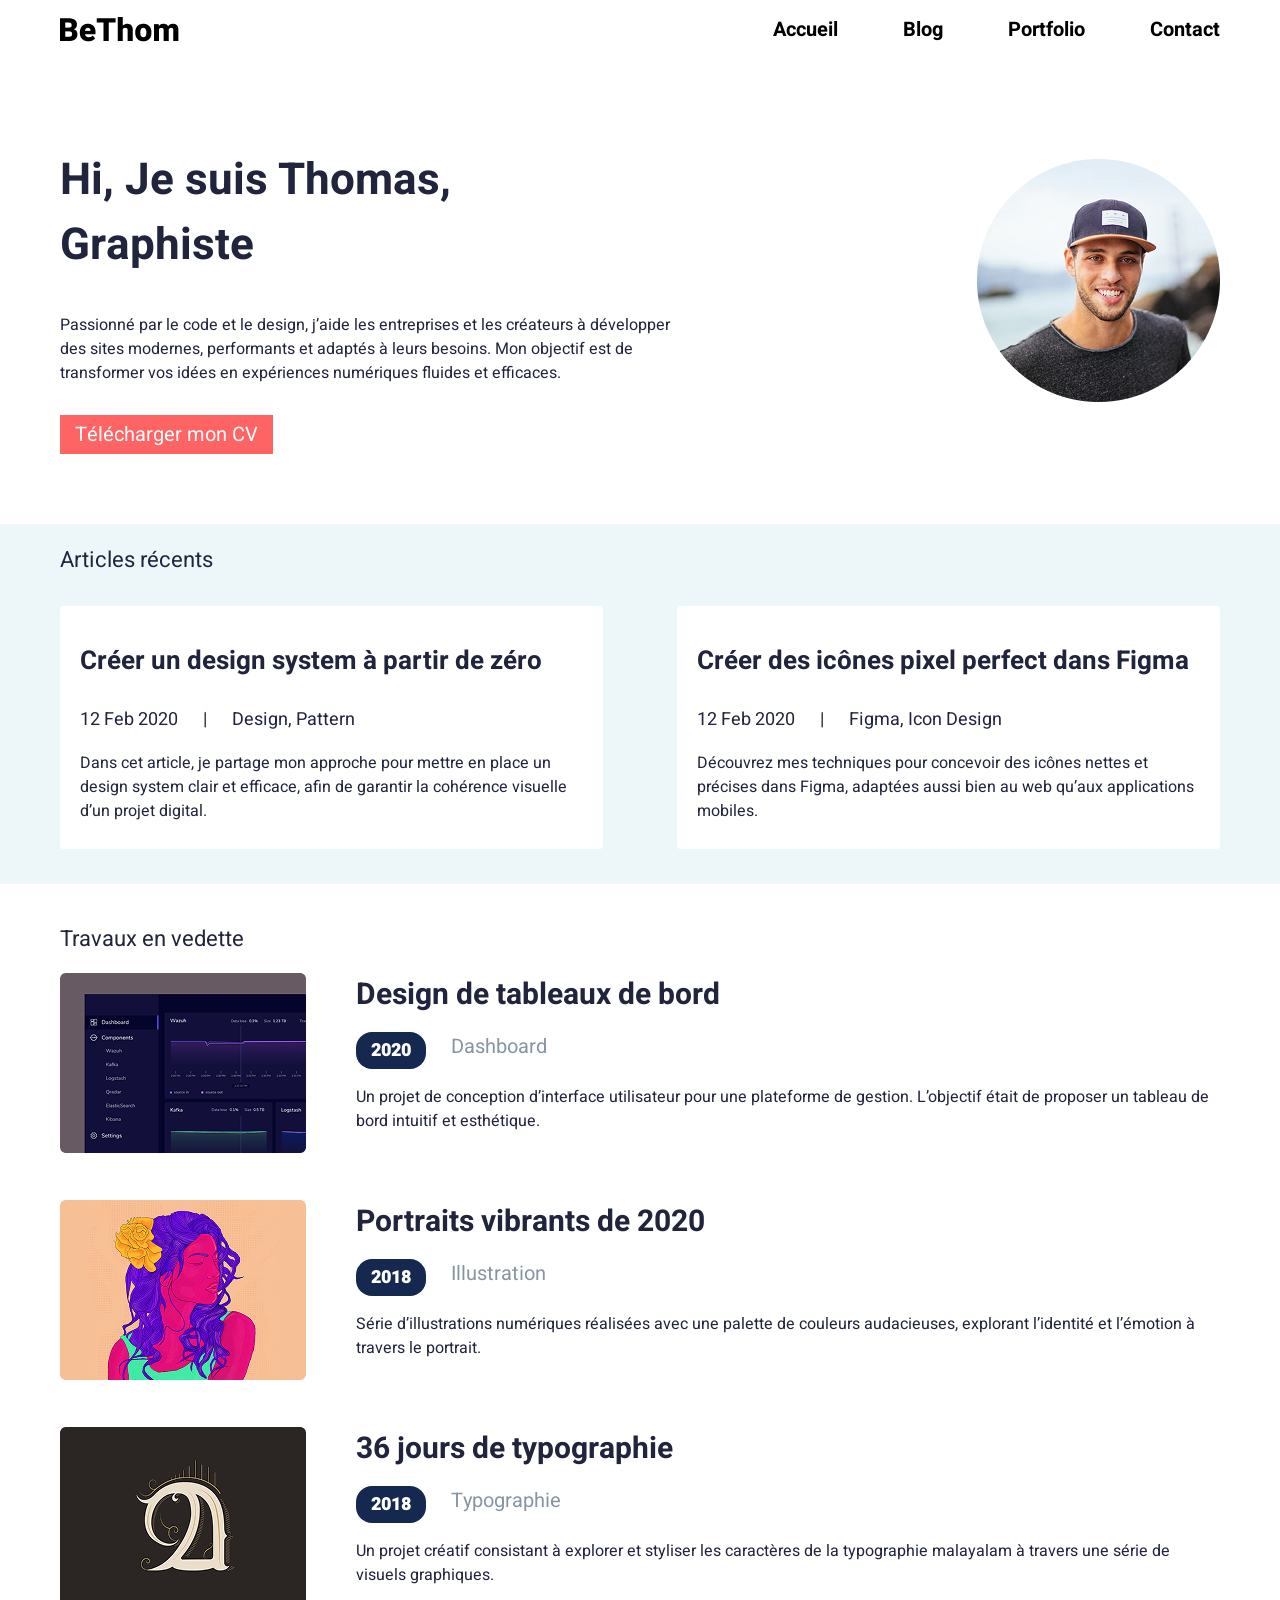
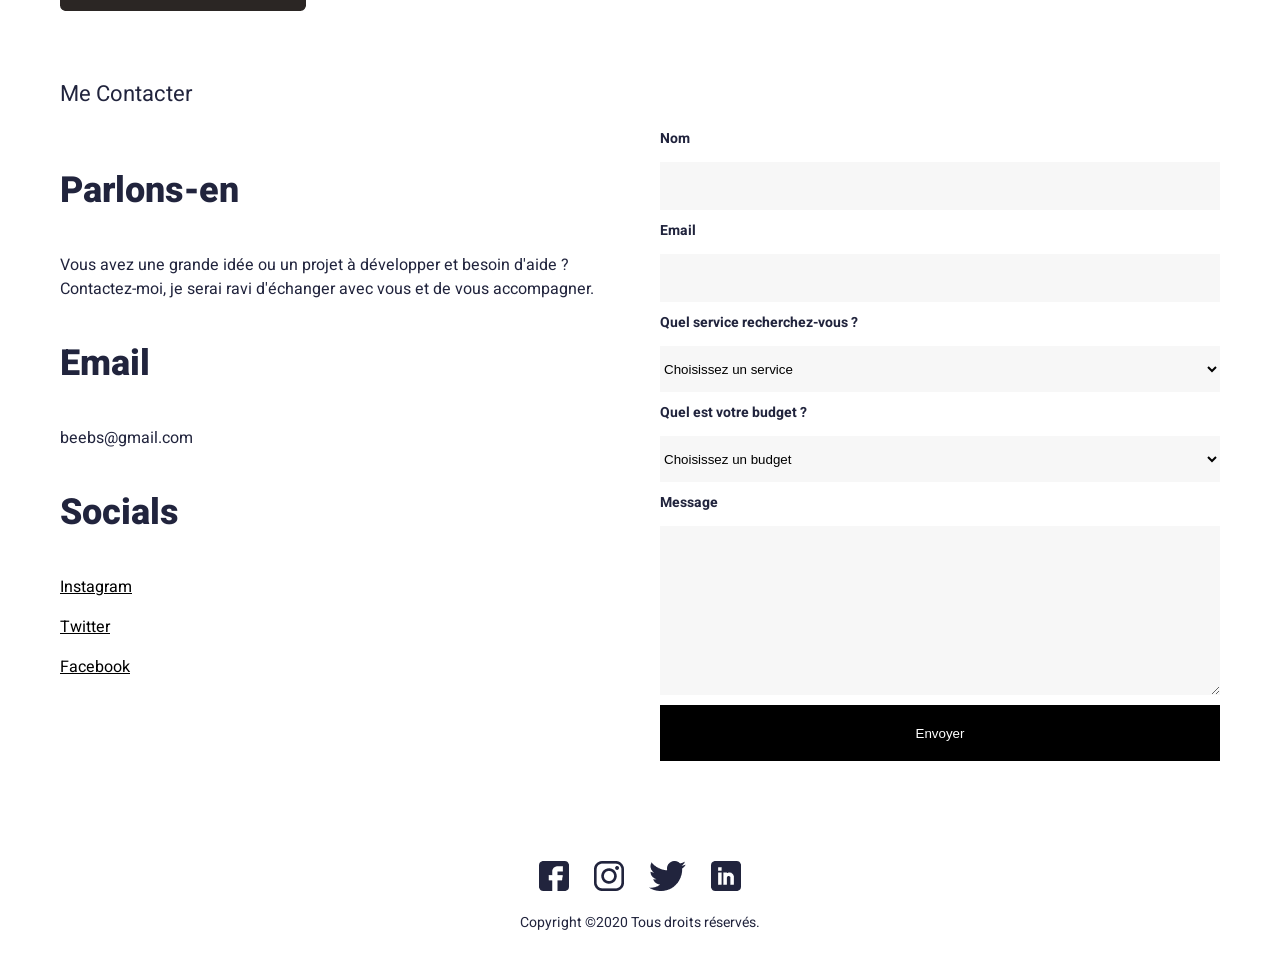
<file: Portfolio/index.html>
<!DOCTYPE html>
<html lang="fr">

<head>
    <meta charset="UTF-8">
    <meta name="viewport" content="width=device-width, initial-scale=1.0">
    <title> - Portfolio de Thomas - </title>
    <link rel="stylesheet" href="styles/style.css">
    <link rel="preconnect" href="https://fonts.googleapis.com">
    <link rel="preconnect" href="https://fonts.gstatic.com" crossorigin>
    <link href="https://fonts.googleapis.com/css2?family=Heebo:wght@100..900&display=swap" rel="stylesheet">
</head>

<body>
    <nav>
        <img src="images/logo.png" alt="Logo du Site">

        <div id="nav-links">
            <a class="nav-link" href="index.html">Accueil</a>
            <a class="nav-link" href="#blog">Blog</a>
            <a class="nav-link" href="#projets">Portfolio</a>
            <a class="nav-link" href="#contact">Contact</a>
            <a class="nav-link" href="#" id="menu-button"><img src="images/Mobile-Header.png" alt="Menu" ></a>
        </div>
    </nav>

    <header>

        <div id="header-content">
            <h1>Hi, Je suis Thomas, <br > Graphiste</h1>
            <p id="subtitle">Passionné par le code et le design, j’aide les entreprises et les créateurs à développer
                des sites modernes, performants et adaptés à leurs besoins. Mon objectif est de transformer vos idées en
                expériences numériques fluides et efficaces.</p>
            <a href="#" id="button-cv">Télécharger mon CV</a>
        </div>

        <div id="header-image">
            <img src="images/photo.png" alt="Photo de Thomas" >
        </div>

    </header>

    <section id="blog">
        <div id="blog-content">
            <h2>Articles récents</h2>

            <div id="articles">
                <article class="article-blog">
                    <h3 class="article-title"> Créer un design system à partir de zéro</h3>
                    <p class="date-categorie">
                        <span>12 Feb 2020</span>
                        <span>|</span>
                        <span>Design, Pattern</span>
                    </p>
                    <p class="article-description">Dans cet article, je partage mon approche pour mettre en place un
                        design system clair et
                        efficace, afin de garantir la cohérence visuelle d’un projet digital.</p>
                </article>
                <article class="article-blog">
                    <h3 class="article-title"> Créer des icônes pixel perfect dans Figma</h3>
                    <p class="date-categorie">
                        <span>12 Feb 2020</span>
                        <span>|</span>
                        <span>Figma, Icon Design</span>
                    </p>
                    <p class="article-description">Découvrez mes techniques pour concevoir des icônes nettes et précises
                        dans Figma, adaptées aussi
                        bien au web qu’aux applications mobiles.</p>
                </article>
            </div>
        </div>
    </section>

    <section id="projets">
        <h2>Travaux en vedette</h2>

        <article class="projet">
            <div>
                <img src="images/Design.png" alt="Design de tableaux de bord" class="projet-image" >
            </div>
            <div>
                <h3 class="projet-title">Design de tableaux de bord</h3>
                <div class="date-type">
                    <span class="projet-date">2020</span>
                    <span class="projet-type">Dashboard</span>
                </div>
                <p class="projet-description">Un projet de conception d’interface utilisateur pour une plateforme de
                    gestion. L’objectif était de proposer un tableau de bord intuitif et esthétique.</p>
            </div>
        </article>

        <article class="projet">
            <div>
                <img src="images/Portrait.png" alt="Portraits vibrants de 2020" class="projet-image" >
            </div>
            <div>
                <h3 class="projet-title">Portraits vibrants de 2020</h3>
                <div class="date-type">
                    <span class="projet-date">2018</span>
                    <span class="projet-type">Illustration</span>
                </div>
                <p class="projet-description">Série d’illustrations numériques réalisées avec une palette de couleurs
                    audacieuses, explorant l’identité et l’émotion à travers le portrait.</p>
            </div>
        </article>

        <article class="projet">
            <div>
                <img src="images/Typo.png" alt="36 jours de typographie" class="projet-image" >
            </div>
            <div>
                <h3 class="projet-title">36 jours de typographie</h3>
                <div class="date-type">
                    <span class="projet-date">2018</span>
                    <span class="projet-type">Typographie</span>
                </div>
                <p class="projet-description">Un projet créatif consistant à explorer et styliser les caractères de la
                    typographie malayalam à travers une série de visuels graphiques.</p>
            </div>
        </article>
    </section>

    <section id="contact">
        <h2>Me Contacter</h2>
        <div id="contact-content">
            <div id="coordonnees">
                <h3 class="contact-title">Parlons-en</h3>
                <p>Vous avez une grande idée ou un projet à développer et besoin d'aide ? Contactez-moi, je serai ravi
                    d'échanger avec vous et de vous accompagner.</p>

                <h3 class="contact-title">Email</h3>
                <p id="contact-email">beebs@gmail.com</p>

                <h3 class="contact-title">Socials</h3>
                <p><a class="socials-link" href="#" target="_blank">Instagram</a></p>
                <p><a class="socials-link" href="#" target="_blank">Twitter</a></p>
                <p><a class="socials-link" href="#" target="_blank">Facebook</a></p>
            </div>

            <form>
                <label for="name">Nom</label>
                <input type="text" id="name" name="name" required>

                <label for="email">Email</label>
                <input type="email" id="email" name="email" required>

                <label for="service">Quel service recherchez-vous ?</label>
                <select id="service" name="service" required>
                    <option value="" disabled selected>
                        Choisissez un service
                    </option>
                    <option value="Intégration">Intégration</option>
                    <option value="Maquette">Maquette</option>
                    <option value="Typographie">Typographie</option>
                </select>

                <label for="budget">Quel est votre budget ?</label>
                <select id="budget" name="budget" required>
                    <option value="" disabled selected>
                        Choisissez un budget
                    </option>
                    <option value="0-500">0-500 €</option>
                    <option value="500-2000">500-2000 €</option>
                    <option value="2000-5000">2000-5000 €</option>
                    <option value="5000+">5000+ €</option>
                </select>

                <label for="message">Message</label>
                <textarea id="message" name="message" required></textarea>

                <button type="submit">Envoyer</button>
            </form>
        </div>
    </section>

    <footer>
        <div id="icons-socials">
            <a href="#" target="_blank"><img src="images/facebook.png" alt="Facebook" ></a>
            <a href="#" target="_blank"><img src="images/instagram.png" alt="Instagram" ></a>
            <a href="#" target="_blank"><img src="images/twitter.png" alt="Twitter" ></a>
            <a href="#" target="_blank"><img src="images/Linkedin.png" alt="LinkedIn" ></a>
        </div>
        <p id="copyright">Copyright ©2020 Tous droits réservés.</p>
    </footer>

</body>

</html>
</file>
<file: Portfolio/styles/style.css>
body {
    font-family: "Heebo", sans-serif;
    margin: 0;
    color: #21243D
}

nav {
    display: flex;
    justify-content: space-between;
    align-items: center;
    max-width: 1200px;
    padding-left: 20px;
    padding-right: 20px;
    box-sizing: border-box;
    margin: 15px auto 0 auto;
}

#nav-links {
    display: flex;
    gap: 65px;
}

.nav-link {
    color: black;
    text-decoration: none;
    font-weight: 700;
    font-size: 20px;
}

header {
    display: flex;
    justify-content: space-between;
    max-width: 1200px;
    padding-left: 20px;
    padding-right: 20px;
    box-sizing: border-box;
    margin: 75px auto;
}

#header-content {
    width: 630px;
}

#menu-button {
    display: none;
}

#header-image {
    margin: auto 0;
}

h1 {
    font-size: 44px;
    font-weight: 700;
    margin-bottom: 0;
}

h2 {
    font-size: 22px;
    font-weight: 400;
    padding-top: 20px;
}

#button-cv {
    background-color: #FF6464;
    color: #ffffff;
    text-decoration: none;
    font-size: 20px;
    padding: 5px 15px;
}

#subtitle {
    font-size: 16px;
    margin: 35px 0;
}

#blog-content {
    max-width: 1200px;
    padding-left: 20px;
    padding-right: 20px;
    box-sizing: border-box;
    margin: 0 auto;
}

#blog {
    background-color: #EDF7FA;
    padding-bottom: 35px;
}

#articles {
    display: flex;
    justify-content: space-between;
    gap: 30px;
    margin-top: 30px;
}

.article-blog {
    background-color: #ffffff;
    padding: 10px 20px;
    width: 543px;
    border-radius: 4px;
    box-sizing: border-box;
    max-width: 48%;
}

.article-title {
    font-size: 26px;
}

.date-categorie {
    font-size: 18px;
    display: flex;
    gap: 25px;
}

.article-description {
    font-size: 16px;
}

#projets {
    max-width: 1200px;
    padding-left: 20px;
    padding-right: 20px;
    box-sizing: border-box;
    margin: 0 auto;
}

.projet {
    display: flex;
    justify-content: space-between;
    gap: 50px;
    margin-bottom: 40px;
}

.projet-title {
    font-size: 30px;
    font-weight: 700;
    margin: 0 0 15px 0;
}

.date-type {
    display: flex;
    gap: 25px;
}

.projet-date {
    background-color: #142850;
    border-radius: 16px;
    color: #ffffff;
    font-size: 18px;
    font-weight: 900;
    padding: 5px 15px;
}

.projet-type {
    color: #8695a4;
    font-size: 20px;
}

.projet-description {
    font-size: 16px;
}

#contact {
    max-width: 1200px;
    padding-left: 20px;
    padding-right: 20px;
    box-sizing: border-box;
    margin: auto;
}

#contact-content {
    display: flex;
    gap: 40px;
}

.contact-title {
    font-size: 36px;
    font-weight: 800;
}

#contact-intro {
    font-size: 20px;
}

#contact-email {
    font-size: 16px;
}

.socials-link {
    font-size: 16px;
    color: black;
}

form {
    display: flex;
    flex-direction: column;
    flex: 1;
    gap: 10px;
}

#coordonnees {
    flex: 1;
}

label {
    font-size: 14px;
    font-weight: 700;
    margin-bottom: 3px;
}

input,
select,
textarea {
    background-color: #f7f7f7;
    border: none;
    height: 46px;
}

textarea {
    height: 165px;
}

button {
    background-color: #000000;
    color: #ffffff;
    border: none;
    height: 56px;
}

footer {
    padding-top: 100px;
    text-align: center;
    padding-bottom: 20px;
}

#icons-socials {
    display: flex;
    justify-content: center;
    gap: 25px;
}

#copyright {
    font-size: 14px;
    color: #21243D;
}

@media (max-width: 700px) {
    .nav-link {
        display: none;
    }

    #menu-button {
        display: block;
    }

    #articles {
        flex-direction: column;
        gap: 20px;
    }

    .article-blog {
        width: 100%;
        max-width: none;
    }

    .date-categorie {
        gap: 5px;
    }

    .projet {
        flex-direction: column;
    }

    .projet-image {
        width: 100%;
    }

    #coordonnees {
        display: none;
    }

    header {
        flex-direction: column-reverse;
        text-align: center;
    }

    #header-content {
        width: 100%;
    }

    h2 {
        text-align: center;
    }


}
</file>
